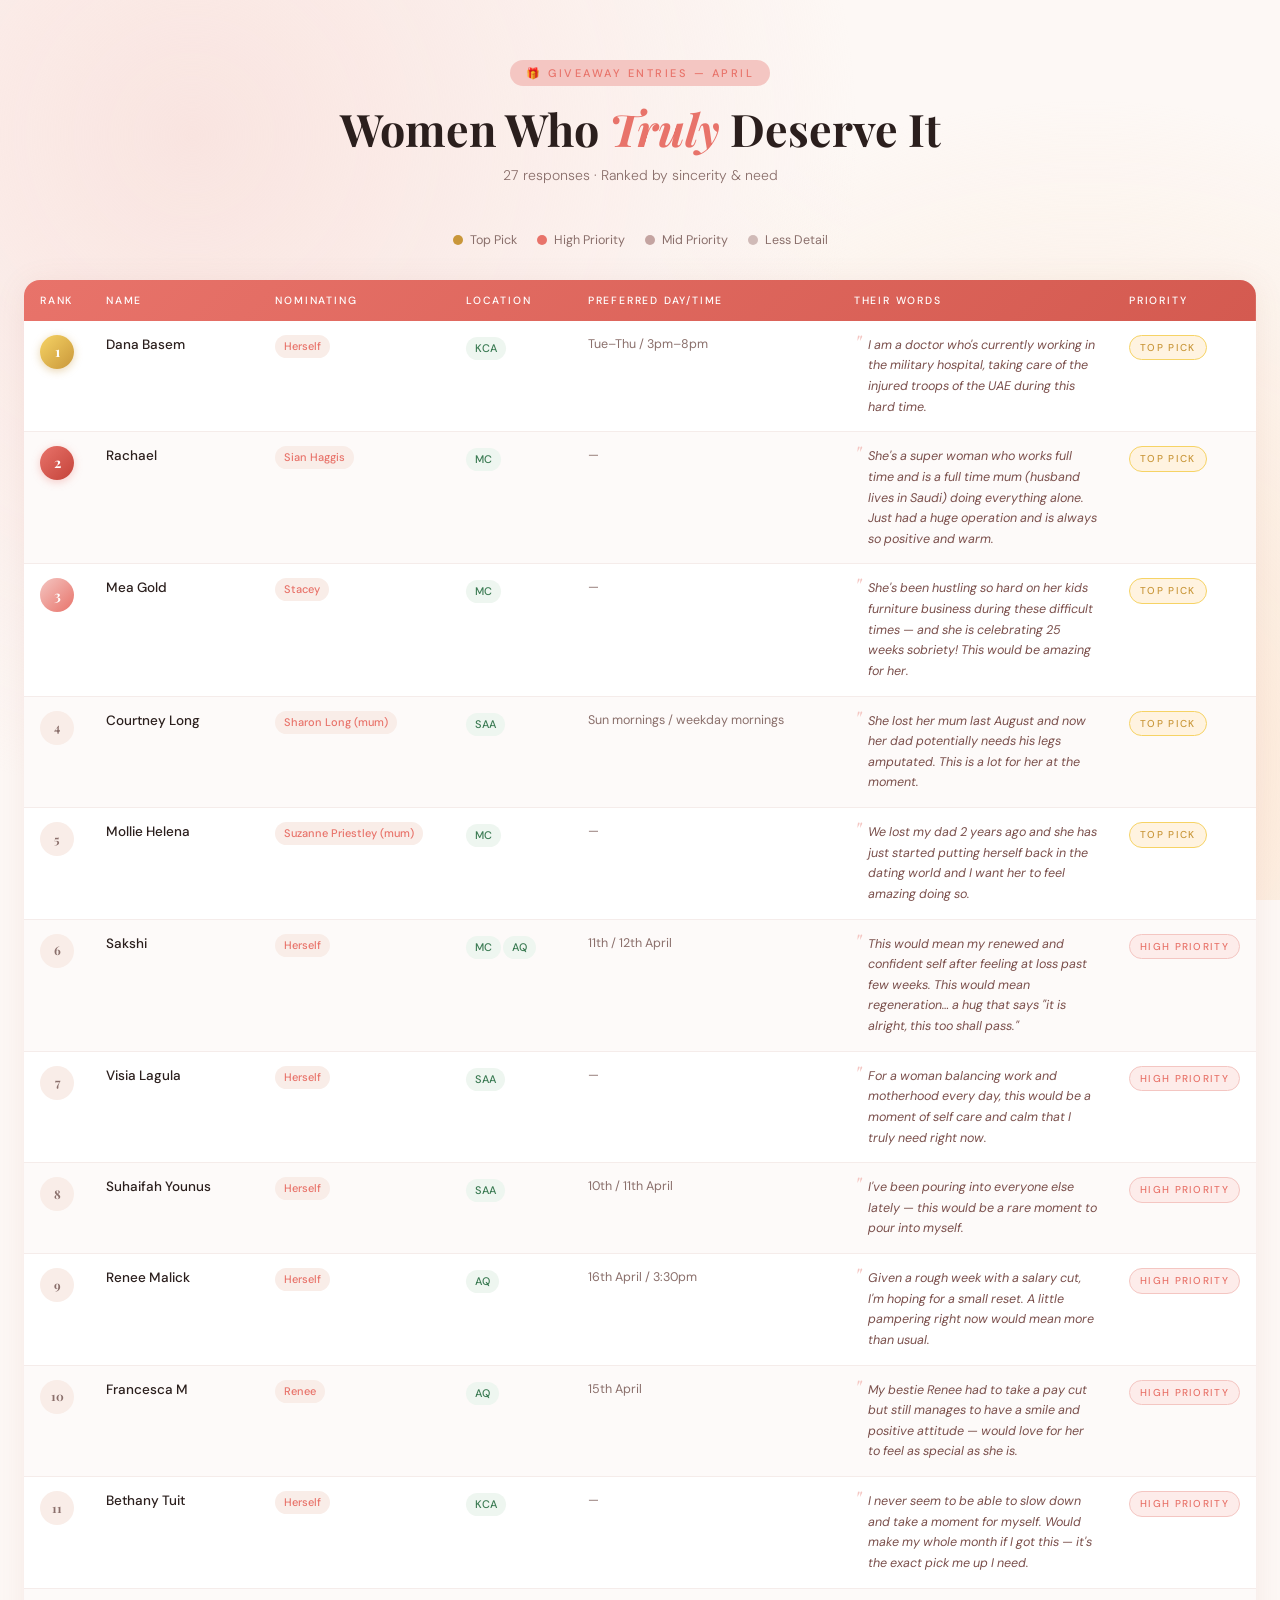
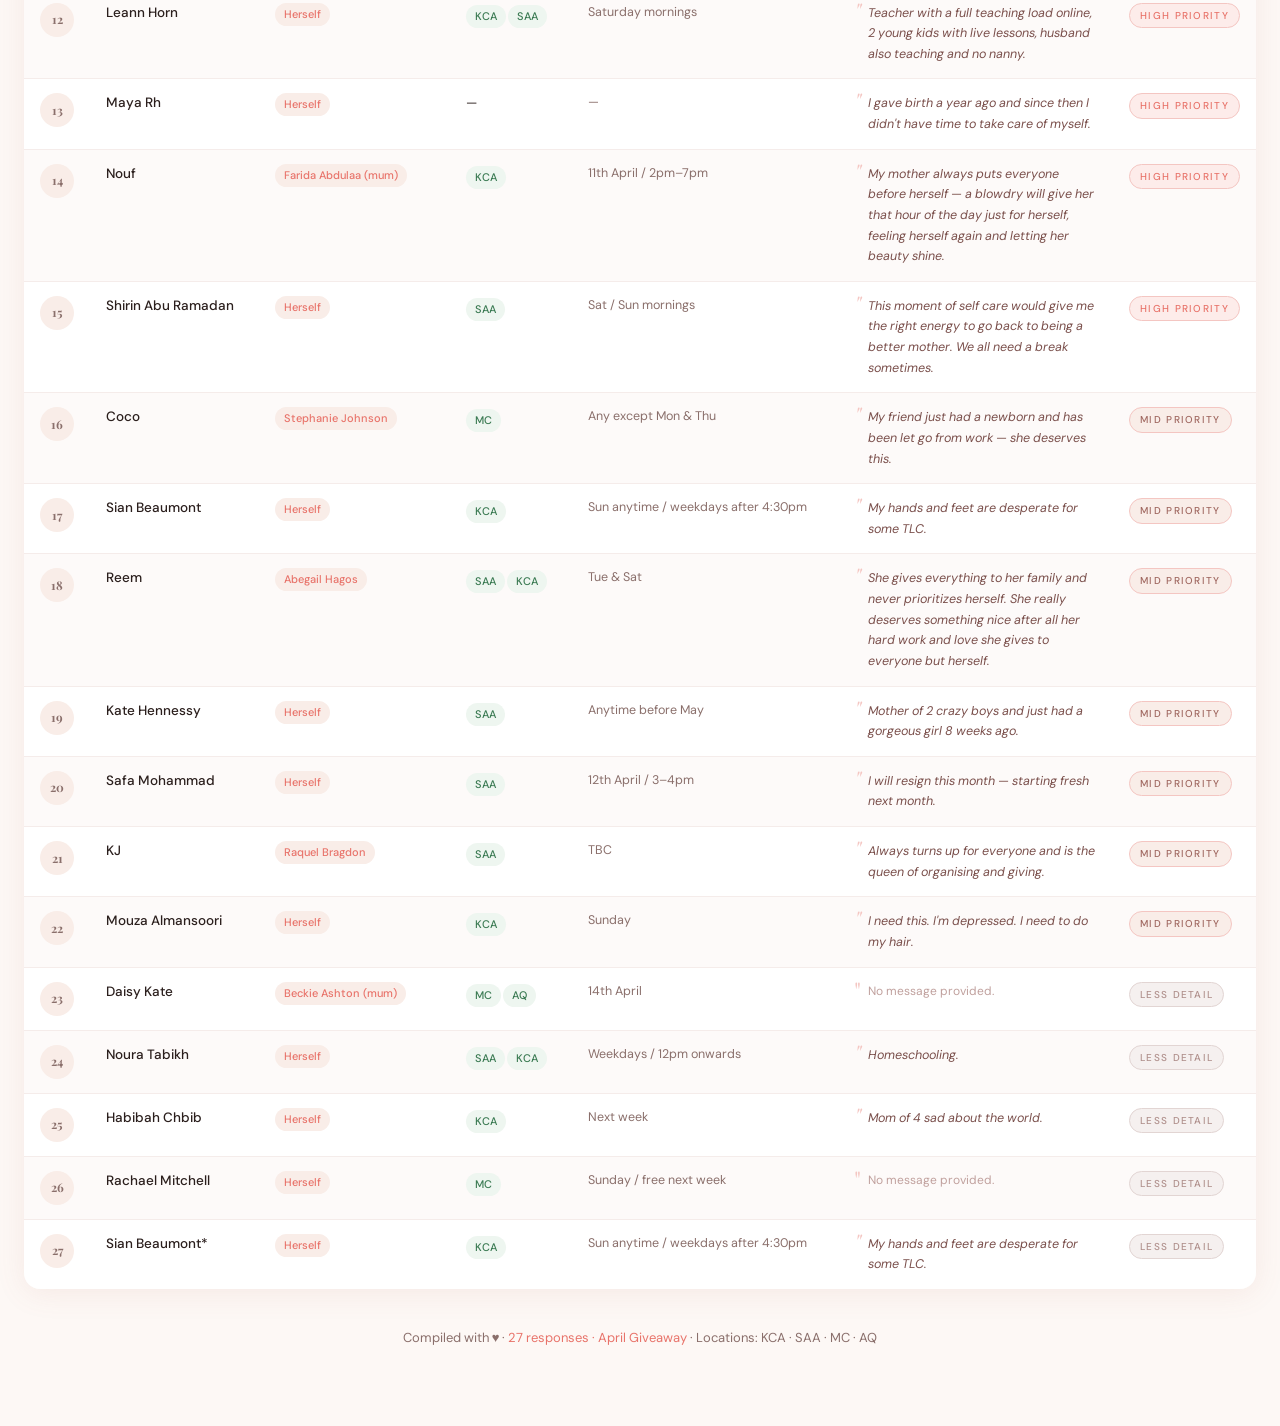
<file: add ons/Giveaway Entries 042026.html>
<!DOCTYPE html>
<html lang="en">
<head>
  <meta charset="UTF-8" />
  <meta name="viewport" content="width=device-width, initial-scale=1.0"/>
  <title>Giveaway Responses — April 2026</title>
  <link href="https://fonts.googleapis.com/css2?family=Playfair+Display:ital,wght@0,700;1,400&family=DM+Sans:wght@300;400;500&display=swap" rel="stylesheet"/>
  <style>
    :root {
      --rose: #e8736a;
      --blush: #f4c6c2;
      --cream: #fdf8f5;
      --warm: #f9ede8;
      --text: #2b1f1d;
      --muted: #8a6f6b;
      --gold: #c9973a;
    }

    * { margin: 0; padding: 0; box-sizing: border-box; }

    body {
      background-color: var(--cream);
      font-family: 'DM Sans', sans-serif;
      color: var(--text);
      min-height: 100vh;
    }

    body::before {
      content: '';
      position: fixed;
      inset: 0;
      background-image: radial-gradient(circle at 15% 15%, #f9e4e0 0%, transparent 50%),
                        radial-gradient(circle at 85% 85%, #fce8d5 0%, transparent 50%);
      z-index: 0;
      pointer-events: none;
    }

    .container {
      position: relative;
      z-index: 1;
      max-width: 1300px;
      margin: 0 auto;
      padding: 60px 24px 80px;
    }

    header { text-align: center; margin-bottom: 48px; animation: fadeDown 0.6s ease both; }

    .tag {
      display: inline-block;
      background: var(--blush);
      color: var(--rose);
      font-size: 11px;
      font-weight: 500;
      letter-spacing: 2.5px;
      text-transform: uppercase;
      padding: 6px 16px;
      border-radius: 20px;
      margin-bottom: 16px;
    }

    header h1 { font-family: 'Playfair Display', serif; font-size: clamp(1.8rem, 4vw, 2.8rem); font-weight: 700; line-height: 1.2; margin-bottom: 10px; }
    header h1 em { color: var(--rose); font-style: italic; }
    header p { color: var(--muted); font-size: 14px; font-weight: 300; }

    .legend { display: flex; gap: 20px; justify-content: center; flex-wrap: wrap; margin-bottom: 32px; animation: fadeUp 0.6s 0.15s ease both; }
    .legend-item { display: flex; align-items: center; gap: 7px; font-size: 12.5px; color: var(--muted); }
    .dot { width: 10px; height: 10px; border-radius: 50%; flex-shrink: 0; }
    .dot-gold  { background: var(--gold); }
    .dot-rose  { background: var(--rose); }
    .dot-blush { background: #c4a4a1; }
    .dot-muted { background: #d0bab7; }

    .table-wrap {
      overflow-x: auto;
      border-radius: 16px;
      box-shadow: 0 4px 30px rgba(180,100,90,0.10);
      animation: fadeUp 0.6s 0.2s ease both;
    }

    table { width: 100%; border-collapse: collapse; background: #fff; font-size: 13px; }
    thead tr { background: linear-gradient(135deg, #e8736a, #d45a50); }
    thead th { color: #fff; font-weight: 500; font-size: 10.5px; letter-spacing: 1.8px; text-transform: uppercase; padding: 14px 16px; text-align: left; white-space: nowrap; }
    tbody tr { border-bottom: 1px solid #f5ecea; transition: background 0.15s; }
    tbody tr:last-child { border-bottom: none; }
    tbody tr:nth-child(even) { background: #fdfaf9; }
    tbody tr:hover { background: #fdf4f3; }
    td { padding: 14px 16px; vertical-align: top; line-height: 1.55; }

    .rank-cell { text-align: center; width: 48px; }
    .rank-badge { display: inline-flex; align-items: center; justify-content: center; width: 34px; height: 34px; border-radius: 50%; font-family: 'Playfair Display', serif; font-weight: 700; font-size: 14px; }
    .r1 { background: linear-gradient(135deg, #f6d365, #c9973a); color: #fff; box-shadow: 0 2px 8px rgba(201,151,58,0.4); }
    .r2 { background: linear-gradient(135deg, #e8736a, #c4433a); color: #fff; box-shadow: 0 2px 8px rgba(232,115,106,0.35); }
    .r3 { background: linear-gradient(135deg, #f4c6c2, #e8736a); color: #fff; }
    .rn { background: var(--warm); color: var(--muted); font-size: 12px; }

    .name-cell { min-width: 130px; }
    .name { font-weight: 500; font-size: 13.5px; margin-bottom: 2px; }

    .nominee-cell { min-width: 110px; }
    .nominee-pill { display: inline-block; background: var(--warm); color: var(--rose); font-size: 11px; font-weight: 500; padding: 3px 9px; border-radius: 20px; }

    .location-cell { min-width: 80px; }
    .location-tag { display: inline-block; background: #eef6f0; color: #3a7a52; font-size: 11px; font-weight: 500; padding: 3px 9px; border-radius: 20px; margin: 2px 2px 2px 0; }

    .day-cell { min-width: 140px; font-size: 12.5px; color: var(--muted); }

    .quote-cell { min-width: 200px; max-width: 260px; }
    .quote { font-style: italic; color: #7a4f4b; font-size: 12.5px; line-height: 1.65; position: relative; padding-left: 14px; }
    .quote::before { content: '"'; position: absolute; left: 0; top: -4px; font-family: 'Playfair Display', serif; font-size: 24px; color: var(--blush); line-height: 1; }
    .quote.empty { font-style: normal; color: #c0a09d; font-size: 12px; }

    .priority-cell { width: 110px; }
    .badge { display: inline-block; font-size: 10px; font-weight: 500; letter-spacing: 1.3px; text-transform: uppercase; padding: 4px 10px; border-radius: 20px; white-space: nowrap; }
    .badge-top  { background: #fff3e0; color: var(--gold);  border: 1px solid #f6d365; }
    .badge-high { background: #fdecea; color: var(--rose);  border: 1px solid var(--blush); }
    .badge-mid  { background: var(--warm); color: #a06860; border: 1px solid #f4c6c2; }
    .badge-low  { background: #f5f0ef; color: #b0908c;     border: 1px solid #e2d5d3; }

    footer { text-align: center; margin-top: 40px; color: var(--muted); font-size: 13px; animation: fadeUp 0.6s 0.5s ease both; }
    footer span { color: var(--rose); }

    @keyframes fadeDown { from { opacity: 0; transform: translateY(-16px); } to { opacity: 1; transform: translateY(0); } }
    @keyframes fadeUp { from { opacity: 0; transform: translateY(16px); } to { opacity: 1; transform: translateY(0); } }
  </style>
</head>
<body>
<div class="container">

  <header>
    <div class="tag">🎁 Giveaway Entries — April</div>
    <h1>Women Who <em>Truly</em> Deserve It</h1>
    <p>27 responses · Ranked by sincerity & need</p>
  </header>

  <div class="legend">
    <div class="legend-item"><div class="dot dot-gold"></div> Top Pick</div>
    <div class="legend-item"><div class="dot dot-rose"></div> High Priority</div>
    <div class="legend-item"><div class="dot dot-blush"></div> Mid Priority</div>
    <div class="legend-item"><div class="dot dot-muted"></div> Less Detail</div>
  </div>

  <div class="table-wrap">
    <table>
      <thead>
        <tr>
          <th>Rank</th>
          <th>Name</th>
          <th>Nominating</th>
          <th>Location</th>
          <th>Preferred Day/Time</th>
          <th>Their Words</th>
          <th>Priority</th>
        </tr>
      </thead>
      <tbody>

        <tr>
          <td class="rank-cell"><div class="rank-badge r1">1</div></td>
          <td class="name-cell"><div class="name">Dana Basem</div></td>
          <td class="nominee-cell"><span class="nominee-pill">Herself</span></td>
          <td class="location-cell"><span class="location-tag">KCA</span></td>
          <td class="day-cell">Tue–Thu / 3pm–8pm</td>
          <td class="quote-cell"><div class="quote">I am a doctor who's currently working in the military hospital, taking care of the injured troops of the UAE during this hard time.</div></td>
          <td class="priority-cell"><span class="badge badge-top">Top Pick</span></td>
        </tr>

        <tr>
          <td class="rank-cell"><div class="rank-badge r2">2</div></td>
          <td class="name-cell"><div class="name">Rachael</div></td>
          <td class="nominee-cell"><span class="nominee-pill">Sian Haggis</span></td>
          <td class="location-cell"><span class="location-tag">MC</span></td>
          <td class="day-cell">—</td>
          <td class="quote-cell"><div class="quote">She's a super woman who works full time and is a full time mum (husband lives in Saudi) doing everything alone. Just had a huge operation and is always so positive and warm.</div></td>
          <td class="priority-cell"><span class="badge badge-top">Top Pick</span></td>
        </tr>

        <tr>
          <td class="rank-cell"><div class="rank-badge r3">3</div></td>
          <td class="name-cell"><div class="name">Mea Gold</div></td>
          <td class="nominee-cell"><span class="nominee-pill">Stacey</span></td>
          <td class="location-cell"><span class="location-tag">MC</span></td>
          <td class="day-cell">—</td>
          <td class="quote-cell"><div class="quote">She's been hustling so hard on her kids furniture business during these difficult times — and she is celebrating 25 weeks sobriety! This would be amazing for her.</div></td>
          <td class="priority-cell"><span class="badge badge-top">Top Pick</span></td>
        </tr>

        <tr>
          <td class="rank-cell"><div class="rank-badge rn">4</div></td>
          <td class="name-cell"><div class="name">Courtney Long</div></td>
          <td class="nominee-cell"><span class="nominee-pill">Sharon Long (mum)</span></td>
          <td class="location-cell"><span class="location-tag">SAA</span></td>
          <td class="day-cell">Sun mornings / weekday mornings</td>
          <td class="quote-cell"><div class="quote">She lost her mum last August and now her dad potentially needs his legs amputated. This is a lot for her at the moment.</div></td>
          <td class="priority-cell"><span class="badge badge-top">Top Pick</span></td>
        </tr>

        <tr>
          <td class="rank-cell"><div class="rank-badge rn">5</div></td>
          <td class="name-cell"><div class="name">Mollie Helena</div></td>
          <td class="nominee-cell"><span class="nominee-pill">Suzanne Priestley (mum)</span></td>
          <td class="location-cell"><span class="location-tag">MC</span></td>
          <td class="day-cell">—</td>
          <td class="quote-cell"><div class="quote">We lost my dad 2 years ago and she has just started putting herself back in the dating world and I want her to feel amazing doing so.</div></td>
          <td class="priority-cell"><span class="badge badge-top">Top Pick</span></td>
        </tr>

        <tr>
          <td class="rank-cell"><div class="rank-badge rn">6</div></td>
          <td class="name-cell"><div class="name">Sakshi</div></td>
          <td class="nominee-cell"><span class="nominee-pill">Herself</span></td>
          <td class="location-cell"><span class="location-tag">MC</span><span class="location-tag">AQ</span></td>
          <td class="day-cell">11th / 12th April</td>
          <td class="quote-cell"><div class="quote">This would mean my renewed and confident self after feeling at loss past few weeks. This would mean regeneration… a hug that says "it is alright, this too shall pass."</div></td>
          <td class="priority-cell"><span class="badge badge-high">High Priority</span></td>
        </tr>

        <tr>
          <td class="rank-cell"><div class="rank-badge rn">7</div></td>
          <td class="name-cell"><div class="name">Visia Lagula</div></td>
          <td class="nominee-cell"><span class="nominee-pill">Herself</span></td>
          <td class="location-cell"><span class="location-tag">SAA</span></td>
          <td class="day-cell">—</td>
          <td class="quote-cell"><div class="quote">For a woman balancing work and motherhood every day, this would be a moment of self care and calm that I truly need right now.</div></td>
          <td class="priority-cell"><span class="badge badge-high">High Priority</span></td>
        </tr>

        <tr>
          <td class="rank-cell"><div class="rank-badge rn">8</div></td>
          <td class="name-cell"><div class="name">Suhaifah Younus</div></td>
          <td class="nominee-cell"><span class="nominee-pill">Herself</span></td>
          <td class="location-cell"><span class="location-tag">SAA</span></td>
          <td class="day-cell">10th / 11th April</td>
          <td class="quote-cell"><div class="quote">I've been pouring into everyone else lately — this would be a rare moment to pour into myself.</div></td>
          <td class="priority-cell"><span class="badge badge-high">High Priority</span></td>
        </tr>

        <tr>
          <td class="rank-cell"><div class="rank-badge rn">9</div></td>
          <td class="name-cell"><div class="name">Renee Malick</div></td>
          <td class="nominee-cell"><span class="nominee-pill">Herself</span></td>
          <td class="location-cell"><span class="location-tag">AQ</span></td>
          <td class="day-cell">16th April / 3:30pm</td>
          <td class="quote-cell"><div class="quote">Given a rough week with a salary cut, I'm hoping for a small reset. A little pampering right now would mean more than usual.</div></td>
          <td class="priority-cell"><span class="badge badge-high">High Priority</span></td>
        </tr>

        <tr>
          <td class="rank-cell"><div class="rank-badge rn">10</div></td>
          <td class="name-cell"><div class="name">Francesca M</div></td>
          <td class="nominee-cell"><span class="nominee-pill">Renee</span></td>
          <td class="location-cell"><span class="location-tag">AQ</span></td>
          <td class="day-cell">15th April</td>
          <td class="quote-cell"><div class="quote">My bestie Renee had to take a pay cut but still manages to have a smile and positive attitude — would love for her to feel as special as she is.</div></td>
          <td class="priority-cell"><span class="badge badge-high">High Priority</span></td>
        </tr>

        <tr>
          <td class="rank-cell"><div class="rank-badge rn">11</div></td>
          <td class="name-cell"><div class="name">Bethany Tuit</div></td>
          <td class="nominee-cell"><span class="nominee-pill">Herself</span></td>
          <td class="location-cell"><span class="location-tag">KCA</span></td>
          <td class="day-cell">—</td>
          <td class="quote-cell"><div class="quote">I never seem to be able to slow down and take a moment for myself. Would make my whole month if I got this — it's the exact pick me up I need.</div></td>
          <td class="priority-cell"><span class="badge badge-high">High Priority</span></td>
        </tr>

        <tr>
          <td class="rank-cell"><div class="rank-badge rn">12</div></td>
          <td class="name-cell"><div class="name">Leann Horn</div></td>
          <td class="nominee-cell"><span class="nominee-pill">Herself</span></td>
          <td class="location-cell"><span class="location-tag">KCA</span><span class="location-tag">SAA</span></td>
          <td class="day-cell">Saturday mornings</td>
          <td class="quote-cell"><div class="quote">Teacher with a full teaching load online, 2 young kids with live lessons, husband also teaching and no nanny.</div></td>
          <td class="priority-cell"><span class="badge badge-high">High Priority</span></td>
        </tr>

        <tr>
          <td class="rank-cell"><div class="rank-badge rn">13</div></td>
          <td class="name-cell"><div class="name">Maya Rh</div></td>
          <td class="nominee-cell"><span class="nominee-pill">Herself</span></td>
          <td class="location-cell">—</td>
          <td class="day-cell">—</td>
          <td class="quote-cell"><div class="quote">I gave birth a year ago and since then I didn't have time to take care of myself.</div></td>
          <td class="priority-cell"><span class="badge badge-high">High Priority</span></td>
        </tr>

        <tr>
          <td class="rank-cell"><div class="rank-badge rn">14</div></td>
          <td class="name-cell"><div class="name">Nouf</div></td>
          <td class="nominee-cell"><span class="nominee-pill">Farida Abdulaa (mum)</span></td>
          <td class="location-cell"><span class="location-tag">KCA</span></td>
          <td class="day-cell">11th April / 2pm–7pm</td>
          <td class="quote-cell"><div class="quote">My mother always puts everyone before herself — a blowdry will give her that hour of the day just for herself, feeling herself again and letting her beauty shine.</div></td>
          <td class="priority-cell"><span class="badge badge-high">High Priority</span></td>
        </tr>

        <tr>
          <td class="rank-cell"><div class="rank-badge rn">15</div></td>
          <td class="name-cell"><div class="name">Shirin Abu Ramadan</div></td>
          <td class="nominee-cell"><span class="nominee-pill">Herself</span></td>
          <td class="location-cell"><span class="location-tag">SAA</span></td>
          <td class="day-cell">Sat / Sun mornings</td>
          <td class="quote-cell"><div class="quote">This moment of self care would give me the right energy to go back to being a better mother. We all need a break sometimes.</div></td>
          <td class="priority-cell"><span class="badge badge-high">High Priority</span></td>
        </tr>

        <tr>
          <td class="rank-cell"><div class="rank-badge rn">16</div></td>
          <td class="name-cell"><div class="name">Coco</div></td>
          <td class="nominee-cell"><span class="nominee-pill">Stephanie Johnson</span></td>
          <td class="location-cell"><span class="location-tag">MC</span></td>
          <td class="day-cell">Any except Mon & Thu</td>
          <td class="quote-cell"><div class="quote">My friend just had a newborn and has been let go from work — she deserves this.</div></td>
          <td class="priority-cell"><span class="badge badge-mid">Mid Priority</span></td>
        </tr>

        <tr>
          <td class="rank-cell"><div class="rank-badge rn">17</div></td>
          <td class="name-cell"><div class="name">Sian Beaumont</div></td>
          <td class="nominee-cell"><span class="nominee-pill">Herself</span></td>
          <td class="location-cell"><span class="location-tag">KCA</span></td>
          <td class="day-cell">Sun anytime / weekdays after 4:30pm</td>
          <td class="quote-cell"><div class="quote">My hands and feet are desperate for some TLC.</div></td>
          <td class="priority-cell"><span class="badge badge-mid">Mid Priority</span></td>
        </tr>

        <tr>
          <td class="rank-cell"><div class="rank-badge rn">18</div></td>
          <td class="name-cell"><div class="name">Reem</div></td>
          <td class="nominee-cell"><span class="nominee-pill">Abegail Hagos</span></td>
          <td class="location-cell"><span class="location-tag">SAA</span><span class="location-tag">KCA</span></td>
          <td class="day-cell">Tue & Sat</td>
          <td class="quote-cell"><div class="quote">She gives everything to her family and never prioritizes herself. She really deserves something nice after all her hard work and love she gives to everyone but herself.</div></td>
          <td class="priority-cell"><span class="badge badge-mid">Mid Priority</span></td>
        </tr>

        <tr>
          <td class="rank-cell"><div class="rank-badge rn">19</div></td>
          <td class="name-cell"><div class="name">Kate Hennessy</div></td>
          <td class="nominee-cell"><span class="nominee-pill">Herself</span></td>
          <td class="location-cell"><span class="location-tag">SAA</span></td>
          <td class="day-cell">Anytime before May</td>
          <td class="quote-cell"><div class="quote">Mother of 2 crazy boys and just had a gorgeous girl 8 weeks ago.</div></td>
          <td class="priority-cell"><span class="badge badge-mid">Mid Priority</span></td>
        </tr>

        <tr>
          <td class="rank-cell"><div class="rank-badge rn">20</div></td>
          <td class="name-cell"><div class="name">Safa Mohammad</div></td>
          <td class="nominee-cell"><span class="nominee-pill">Herself</span></td>
          <td class="location-cell"><span class="location-tag">SAA</span></td>
          <td class="day-cell">12th April / 3–4pm</td>
          <td class="quote-cell"><div class="quote">I will resign this month — starting fresh next month.</div></td>
          <td class="priority-cell"><span class="badge badge-mid">Mid Priority</span></td>
        </tr>

        <tr>
          <td class="rank-cell"><div class="rank-badge rn">21</div></td>
          <td class="name-cell"><div class="name">KJ</div></td>
          <td class="nominee-cell"><span class="nominee-pill">Raquel Bragdon</span></td>
          <td class="location-cell"><span class="location-tag">SAA</span></td>
          <td class="day-cell">TBC</td>
          <td class="quote-cell"><div class="quote">Always turns up for everyone and is the queen of organising and giving.</div></td>
          <td class="priority-cell"><span class="badge badge-mid">Mid Priority</span></td>
        </tr>

        <tr>
          <td class="rank-cell"><div class="rank-badge rn">22</div></td>
          <td class="name-cell"><div class="name">Mouza Almansoori</div></td>
          <td class="nominee-cell"><span class="nominee-pill">Herself</span></td>
          <td class="location-cell"><span class="location-tag">KCA</span></td>
          <td class="day-cell">Sunday</td>
          <td class="quote-cell"><div class="quote">I need this. I'm depressed. I need to do my hair.</div></td>
          <td class="priority-cell"><span class="badge badge-mid">Mid Priority</span></td>
        </tr>

        <tr>
          <td class="rank-cell"><div class="rank-badge rn">23</div></td>
          <td class="name-cell"><div class="name">Daisy Kate</div></td>
          <td class="nominee-cell"><span class="nominee-pill">Beckie Ashton (mum)</span></td>
          <td class="location-cell"><span class="location-tag">MC</span><span class="location-tag">AQ</span></td>
          <td class="day-cell">14th April</td>
          <td class="quote-cell"><div class="quote empty">No message provided.</div></td>
          <td class="priority-cell"><span class="badge badge-low">Less Detail</span></td>
        </tr>

        <tr>
          <td class="rank-cell"><div class="rank-badge rn">24</div></td>
          <td class="name-cell"><div class="name">Noura Tabikh</div></td>
          <td class="nominee-cell"><span class="nominee-pill">Herself</span></td>
          <td class="location-cell"><span class="location-tag">SAA</span><span class="location-tag">KCA</span></td>
          <td class="day-cell">Weekdays / 12pm onwards</td>
          <td class="quote-cell"><div class="quote">Homeschooling.</div></td>
          <td class="priority-cell"><span class="badge badge-low">Less Detail</span></td>
        </tr>

        <tr>
          <td class="rank-cell"><div class="rank-badge rn">25</div></td>
          <td class="name-cell"><div class="name">Habibah Chbib</div></td>
          <td class="nominee-cell"><span class="nominee-pill">Herself</span></td>
          <td class="location-cell"><span class="location-tag">KCA</span></td>
          <td class="day-cell">Next week</td>
          <td class="quote-cell"><div class="quote">Mom of 4 sad about the world.</div></td>
          <td class="priority-cell"><span class="badge badge-low">Less Detail</span></td>
        </tr>

        <tr>
          <td class="rank-cell"><div class="rank-badge rn">26</div></td>
          <td class="name-cell"><div class="name">Rachael Mitchell</div></td>
          <td class="nominee-cell"><span class="nominee-pill">Herself</span></td>
          <td class="location-cell"><span class="location-tag">MC</span></td>
          <td class="day-cell">Sunday / free next week</td>
          <td class="quote-cell"><div class="quote empty">No message provided.</div></td>
          <td class="priority-cell"><span class="badge badge-low">Less Detail</span></td>
        </tr>

        <tr>
          <td class="rank-cell"><div class="rank-badge rn">27</div></td>
          <td class="name-cell"><div class="name">Sian Beaumont*</div></td>
          <td class="nominee-cell"><span class="nominee-pill">Herself</span></td>
          <td class="location-cell"><span class="location-tag">KCA</span></td>
          <td class="day-cell">Sun anytime / weekdays after 4:30pm</td>
          <td class="quote-cell"><div class="quote">My hands and feet are desperate for some TLC.</div></td>
          <td class="priority-cell"><span class="badge badge-low">Less Detail</span></td>
        </tr>

      </tbody>
    </table>
  </div>

  <footer>
    <p>Compiled with ♥ · <span>27 responses · April Giveaway</span> · Locations: KCA · SAA · MC · AQ</p>
  </footer>

</div>
</body>
</html>
</file>
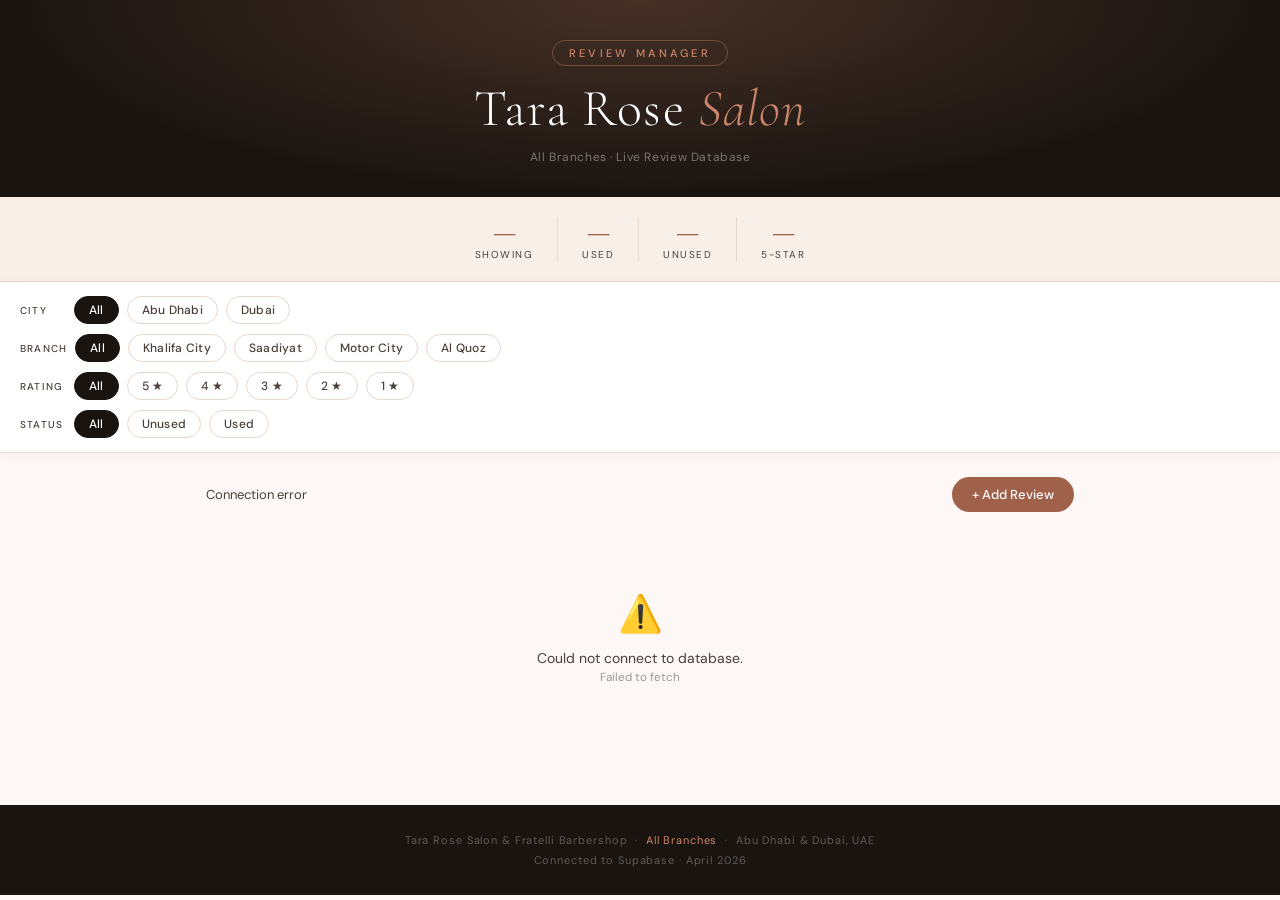
<file: add ons/TRS REVIEWS.html>
<!DOCTYPE html>
<html lang="en">
<head>
<meta charset="UTF-8">
<meta name="viewport" content="width=device-width, initial-scale=1.0">
<title>Tara Rose Salon — Review Manager</title>
<link href="https://fonts.googleapis.com/css2?family=Cormorant+Garamond:ital,wght@0,300;0,400;0,600;1,300;1,400&family=DM+Sans:wght@300;400;500&display=swap" rel="stylesheet">
<style>
:root {
  --rose: #c9856a;
  --rose-light: #f5ebe6;
  --rose-deep: #a0614a;
  --gold: #c4a882;
  --dark: #1a1410;
  --mid: #4a3f38;
  --light: #fdf8f5;
  --cream: #f7efe8;
  --border: #e8d8cc;
}
* { margin: 0; padding: 0; box-sizing: border-box; }
body { font-family: 'DM Sans', sans-serif; background: var(--light); color: var(--dark); min-height: 100vh; }

/* HEADER */
header {
  background: var(--dark);
  padding: 40px 24px 32px;
  text-align: center;
  position: relative;
  overflow: hidden;
}
header::before {
  content: '';
  position: absolute;
  inset: 0;
  background: radial-gradient(ellipse at 50% 0%, rgba(201,133,106,0.25) 0%, transparent 70%);
}
.header-inner { position: relative; z-index: 1; }
.branch-tag {
  display: inline-block;
  font-size: 11px; font-weight: 500; letter-spacing: 0.3em; text-transform: uppercase;
  color: var(--rose); border: 1px solid rgba(201,133,106,0.4);
  padding: 5px 16px; border-radius: 100px; margin-bottom: 14px;
}
header h1 {
  font-family: 'Cormorant Garamond', serif;
  font-size: clamp(28px, 5vw, 52px); font-weight: 300; color: #fff;
  letter-spacing: 0.02em; line-height: 1.1;
}
header h1 em { font-style: italic; color: var(--rose); }
header p { color: rgba(255,255,255,0.4); font-size: 12px; letter-spacing: 0.05em; margin-top: 12px; }

/* STATS */
.stats-bar {
  background: var(--cream); border-bottom: 1px solid var(--border);
  padding: 20px 24px; display: flex; align-items: center;
  justify-content: center; gap: 0; flex-wrap: wrap;
}
.stat { text-align: center; padding: 0 24px; border-right: 1px solid var(--border); }
.stat:last-child { border-right: none; }
.stat-value { font-family: 'Cormorant Garamond', serif; font-size: 28px; font-weight: 600; color: var(--rose-deep); line-height: 1; }
.stat-label { font-size: 10px; letter-spacing: 0.15em; text-transform: uppercase; color: var(--mid); margin-top: 3px; }

/* FILTER BAR */
.filter-bar {
  background: #fff; border-bottom: 1px solid var(--border);
  padding: 14px 20px; display: flex; flex-direction: column; gap: 10px;
  position: sticky; top: 0; z-index: 100;
  box-shadow: 0 2px 12px rgba(0,0,0,0.04);
}
.filter-row { display: flex; align-items: center; gap: 8px; flex-wrap: wrap; }
.filter-label {
  font-size: 10px; font-weight: 500; letter-spacing: 0.12em;
  text-transform: uppercase; color: var(--mid); min-width: 46px;
}
.pill {
  padding: 5px 14px; border-radius: 100px; border: 1.5px solid var(--border);
  background: transparent; font-family: 'DM Sans', sans-serif;
  font-size: 12px; font-weight: 500; color: var(--mid);
  cursor: pointer; transition: all 0.15s; letter-spacing: 0.02em;
}
.pill:hover { border-color: var(--dark); color: var(--dark); }
.pill.active { background: var(--dark); border-color: var(--dark); color: #fff; }
.pill.active-green { background: #166534; border-color: #166534; color: #fff; }
.pill.active-amber { background: #854d0e; border-color: #854d0e; color: #fff; }
.pill.active-red { background: #991b1b; border-color: #991b1b; color: #fff; }
.pill.active-used { background: #166534; border-color: #166534; color: #fff; }
.pill.active-unused { background: #854d0e; border-color: #854d0e; color: #fff; }

/* MAIN */
.main { max-width: 900px; margin: 0 auto; padding: 24px 16px 60px; }
.toolbar { display: flex; justify-content: space-between; align-items: center; margin-bottom: 18px; }
.result-count { font-size: 13px; color: var(--mid); }
.btn-add {
  padding: 9px 20px; border-radius: 100px; background: var(--rose-deep);
  border: none; color: #fff; font-family: 'DM Sans', sans-serif;
  font-size: 13px; font-weight: 500; cursor: pointer;
  display: inline-flex; align-items: center; gap: 6px; transition: background 0.15s;
}
.btn-add:hover { background: #8a5240; }

/* CARDS */
.reviews-list { display: flex; flex-direction: column; gap: 12px; }
.review-card {
  background: #fff; border: 1px solid var(--border); border-radius: 14px;
  padding: 18px 20px; transition: box-shadow 0.2s, transform 0.2s;
  border-left-width: 3px;
}
.review-card:hover { box-shadow: 0 6px 24px rgba(0,0,0,0.07); transform: translateY(-1px); }
.review-card.pos { border-left-color: #81c784; }
.review-card.neu { border-left-color: #ffb74d; }
.review-card.neg { border-left-color: #e57373; }
.card-top { display: flex; align-items: flex-start; gap: 12px; margin-bottom: 10px; }
.avatar {
  width: 38px; height: 38px; border-radius: 50%; flex-shrink: 0;
  display: flex; align-items: center; justify-content: center;
  color: #fff; font-family: 'Cormorant Garamond', serif; font-size: 16px; font-weight: 600;
}
.avatar.pos-av { background: linear-gradient(135deg, var(--rose), var(--gold)); }
.avatar.neg-av { background: linear-gradient(135deg, #e57373, #ef9a9a); }
.card-meta { flex: 1; min-width: 0; }
.meta-top { display: flex; align-items: center; flex-wrap: wrap; gap: 7px; margin-bottom: 3px; }
.reviewer-name { font-weight: 500; font-size: 14px; }
.stars { display: inline-flex; gap: 2px; }
.star { font-size: 12px; }
.star.on { color: #f4b942; }
.star.off { color: #d1d5db; }
.review-date { font-size: 11px; color: #999; }
.branch-pill {
  font-size: 10px; background: var(--rose-light); color: var(--rose-deep);
  border: 1px solid var(--border); padding: 2px 9px; border-radius: 100px; font-weight: 500;
}
.status-badge {
  font-size: 10px; font-weight: 500; padding: 2px 9px; border-radius: 100px;
}
.status-badge.used { background: #dcfce7; color: #166534; border: 1px solid #bbf7d0; }
.status-badge.unused { background: #fef9c3; color: #854d0e; border: 1px solid #fde68a; }
.card-actions { display: flex; gap: 5px; flex-shrink: 0; }
.btn-icon {
  width: 30px; height: 30px; border-radius: 8px; border: 1px solid var(--border);
  background: #fff; cursor: pointer; font-size: 13px;
  display: flex; align-items: center; justify-content: center; transition: all 0.15s;
}
.btn-icon:hover { border-color: #aaa; }
.btn-toggle-used { background: #dcfce7; border-color: #bbf7d0; }
.btn-toggle-unused { background: #fef9c3; border-color: #fde68a; }
.btn-delete { background: #fff5f5; border-color: #fecaca; color: #ef4444; }
.review-text { font-size: 13px; line-height: 1.7; color: #555; }
.stylist-tags { margin-top: 10px; display: flex; flex-wrap: wrap; gap: 5px; }
.stylist-tag {
  font-size: 11px; padding: 3px 10px; background: var(--rose-light);
  color: var(--rose-deep); border-radius: 100px; font-weight: 500;
}

/* EMPTY */
.empty { text-align: center; padding: 60px 0; color: var(--mid); }
.empty-icon { font-size: 36px; margin-bottom: 12px; }

/* MODAL */
.modal-overlay {
  position: fixed; inset: 0; background: rgba(0,0,0,0.45); z-index: 999;
  display: flex; align-items: center; justify-content: center; padding: 16px;
}
.modal {
  background: var(--light); border-radius: 16px; padding: 28px;
  width: 100%; max-width: 540px; max-height: 90vh; overflow-y: auto;
  border: 1px solid var(--border);
}
.modal-header { display: flex; justify-content: space-between; align-items: center; margin-bottom: 22px; }
.modal-title { font-family: 'Cormorant Garamond', serif; font-weight: 400; font-size: 24px; color: var(--dark); }
.btn-close { background: none; border: none; font-size: 22px; cursor: pointer; color: var(--mid); line-height: 1; }
.form-grid { display: flex; flex-direction: column; gap: 14px; }
.form-row { display: grid; grid-template-columns: 1fr 1fr; gap: 12px; }
.form-group { display: flex; flex-direction: column; gap: 5px; }
.form-label {
  font-size: 11px; font-weight: 500; letter-spacing: 0.08em;
  text-transform: uppercase; color: var(--mid);
}
.form-input, .form-select, .form-textarea {
  padding: 8px 12px; border-radius: 8px; border: 1px solid var(--border);
  font-size: 13px; font-family: 'DM Sans', sans-serif;
  background: #fff; color: var(--dark); outline: none;
  transition: border-color 0.15s;
}
.form-input:focus, .form-select:focus, .form-textarea:focus { border-color: var(--rose); }
.form-textarea { min-height: 90px; resize: vertical; }
.modal-footer { display: flex; gap: 10px; margin-top: 22px; }
.btn-cancel {
  flex: 1; padding: 10px 0; border-radius: 100px; border: 1.5px solid var(--border);
  background: transparent; color: var(--mid); font-family: 'DM Sans', sans-serif;
  font-size: 13px; cursor: pointer; transition: all 0.15s;
}
.btn-cancel:hover { border-color: var(--mid); }
.btn-save {
  flex: 2; padding: 10px 0; border-radius: 100px; border: none;
  background: var(--rose-deep); color: #fff; font-family: 'DM Sans', sans-serif;
  font-size: 13px; font-weight: 500; cursor: pointer; transition: background 0.15s;
}
.btn-save:hover { background: #8a5240; }
.btn-delete-confirm {
  flex: 1; padding: 10px 0; border-radius: 100px; border: none;
  background: #dc2626; color: #fff; font-family: 'DM Sans', sans-serif;
  font-size: 13px; font-weight: 500; cursor: pointer;
}

/* TOAST */
.toast {
  position: fixed; bottom: 24px; right: 24px; z-index: 9999;
  background: var(--dark); color: #fff; padding: 12px 20px;
  border-radius: 10px; font-size: 13px; opacity: 0;
  transform: translateY(8px); transition: all 0.25s;
  pointer-events: none;
}
.toast.show { opacity: 1; transform: translateY(0); }
.toast.success { border-left: 3px solid #81c784; }
.toast.error { border-left: 3px solid #e57373; }

/* LOADING */
.loading { text-align: center; padding: 60px; color: var(--mid); font-size: 14px; }

footer {
  background: var(--dark); text-align: center; padding: 28px;
  color: rgba(255,255,255,0.3); font-size: 11px; letter-spacing: 0.08em;
}
footer span { color: var(--rose); }

@media (max-width: 600px) {
  .stats-bar { gap: 0; }
  .stat { padding: 0 14px; }
  .form-row { grid-template-columns: 1fr; }
  .card-actions .btn-icon { width: 26px; height: 26px; font-size: 11px; }
}
</style>
</head>
<body>

<header>
  <div class="header-inner">
    <div class="branch-tag">Review Manager</div>
    <h1>Tara Rose <em>Salon</em></h1>
    <p>All Branches · Live Review Database</p>
  </div>
</header>

<div class="stats-bar">
  <div class="stat"><div class="stat-value" id="stat-total">—</div><div class="stat-label">Showing</div></div>
  <div class="stat"><div class="stat-value" id="stat-used">—</div><div class="stat-label">Used</div></div>
  <div class="stat"><div class="stat-value" id="stat-unused">—</div><div class="stat-label">Unused</div></div>
  <div class="stat"><div class="stat-value" id="stat-five">—</div><div class="stat-label">5-Star</div></div>
</div>

<div class="filter-bar">
  <div class="filter-row">
    <span class="filter-label">City</span>
    <button class="pill active" data-filter="city" data-val="all" onclick="setFilter('city','all',this)">All</button>
    <button class="pill" data-filter="city" data-val="abudhabi" onclick="setFilter('city','abudhabi',this)">Abu Dhabi</button>
    <button class="pill" data-filter="city" data-val="dubai" onclick="setFilter('city','dubai',this)">Dubai</button>
  </div>
  <div class="filter-row" id="branch-row">
    <span class="filter-label">Branch</span>
    <button class="pill active" data-filter="branch" data-val="all" onclick="setFilter('branch','all',this)">All</button>
    <button class="pill" data-filter="branch" data-val="khalifa" onclick="setFilter('branch','khalifa',this)">Khalifa City</button>
    <button class="pill" data-filter="branch" data-val="saadiyat" onclick="setFilter('branch','saadiyat',this)">Saadiyat</button>
    <button class="pill" data-filter="branch" data-val="motorcity" onclick="setFilter('branch','motorcity',this)">Motor City</button>
    <button class="pill" data-filter="branch" data-val="alquoz" onclick="setFilter('branch','alquoz',this)">Al Quoz</button>
  </div>
  <div class="filter-row">
    <span class="filter-label">Rating</span>
    <button class="pill active" data-filter="rating" data-val="all" onclick="setFilter('rating','all',this)">All</button>
    <button class="pill" data-filter="rating" data-val="5" onclick="setFilter('rating','5',this,'active-green')">5 ★</button>
    <button class="pill" data-filter="rating" data-val="4" onclick="setFilter('rating','4',this,'active-green')">4 ★</button>
    <button class="pill" data-filter="rating" data-val="3" onclick="setFilter('rating','3',this,'active-amber')">3 ★</button>
    <button class="pill" data-filter="rating" data-val="2" onclick="setFilter('rating','2',this,'active-red')">2 ★</button>
    <button class="pill" data-filter="rating" data-val="1" onclick="setFilter('rating','1',this,'active-red')">1 ★</button>
  </div>
  <div class="filter-row">
    <span class="filter-label">Status</span>
    <button class="pill active" data-filter="status" data-val="all" onclick="setFilter('status','all',this)">All</button>
    <button class="pill" data-filter="status" data-val="unused" onclick="setFilter('status','unused',this,'active-unused')">Unused</button>
    <button class="pill" data-filter="status" data-val="used" onclick="setFilter('status','used',this,'active-used')">Used</button>
  </div>
</div>

<div class="main">
  <div class="toolbar">
    <span class="result-count" id="result-count">Loading…</span>
    <button class="btn-add" onclick="openAdd()">+ Add Review</button>
  </div>
  <div class="reviews-list" id="reviews-list">
    <div class="loading">Loading reviews…</div>
  </div>
</div>

<footer>
  <p>Tara Rose Salon &amp; Fratelli Barbershop &nbsp;·&nbsp; <span>All Branches</span> &nbsp;·&nbsp; Abu Dhabi &amp; Dubai, UAE</p>
  <p style="margin-top:6px;">Connected to Supabase · April 2026</p>
</footer>

<!-- MODAL -->
<div class="modal-overlay" id="modal-overlay" style="display:none;" onclick="handleOverlayClick(event)">
  <div class="modal" onclick="event.stopPropagation()">
    <div class="modal-header">
      <div class="modal-title" id="modal-title">Add Review</div>
      <button class="btn-close" onclick="closeModal()">×</button>
    </div>
    <div class="form-grid">
      <div class="form-group">
        <label class="form-label">Reviewer Name</label>
        <input class="form-input" id="f-reviewer" placeholder="e.g. Sara A" />
      </div>
      <div class="form-row">
        <div class="form-group">
          <label class="form-label">City</label>
          <select class="form-select" id="f-city" onchange="updateBranchOptions()">
            <option value="abudhabi">Abu Dhabi</option>
            <option value="dubai">Dubai</option>
          </select>
        </div>
        <div class="form-group">
          <label class="form-label">Branch</label>
          <select class="form-select" id="f-branch">
            <option value="khalifa">Khalifa City</option>
            <option value="saadiyat">Saadiyat</option>
          </select>
        </div>
      </div>
      <div class="form-row">
        <div class="form-group">
          <label class="form-label">Rating</label>
          <select class="form-select" id="f-rating">
            <option value="5">5 Stars</option>
            <option value="4">4 Stars</option>
            <option value="3">3 Stars</option>
            <option value="2">2 Stars</option>
            <option value="1">1 Star</option>
          </select>
        </div>
        <div class="form-group">
          <label class="form-label">Status</label>
          <select class="form-select" id="f-status">
            <option value="unused">Unused</option>
            <option value="used">Used</option>
          </select>
        </div>
      </div>
      <div class="form-group">
        <label class="form-label">Date</label>
        <input class="form-input" id="f-date" placeholder="e.g. 3 days ago, a month ago" />
      </div>
      <div class="form-group">
        <label class="form-label">Review Text</label>
        <textarea class="form-textarea" id="f-text" placeholder="Paste the review here…"></textarea>
      </div>
      <div class="form-group">
        <label class="form-label">Stylists (comma-separated)</label>
        <input class="form-input" id="f-stylists" placeholder="e.g. Toni, May, Kylie" />
      </div>
    </div>
    <div class="modal-footer">
      <button class="btn-cancel" onclick="closeModal()">Cancel</button>
      <button class="btn-save" id="btn-save-modal" onclick="saveReview()">Add Review</button>
    </div>
  </div>
</div>

<!-- DELETE CONFIRM MODAL -->
<div class="modal-overlay" id="delete-overlay" style="display:none;" onclick="handleDeleteOverlayClick(event)">
  <div class="modal" style="max-width:360px;text-align:center;" onclick="event.stopPropagation()">
    <div style="font-size:32px;margin-bottom:12px;">🗑</div>
    <h3 style="font-family:'Cormorant Garamond',serif;font-weight:400;font-size:20px;margin:0 0 8px;">Delete this review?</h3>
    <p style="font-size:13px;color:var(--mid);margin:0 0 22px;">This cannot be undone.</p>
    <div style="display:flex;gap:10px;">
      <button class="btn-cancel" onclick="closeDeleteModal()" style="flex:1;">Cancel</button>
      <button class="btn-delete-confirm" onclick="confirmDelete()">Delete</button>
    </div>
  </div>
</div>

<div class="toast" id="toast"></div>

<script>
const SUPABASE_URL = 'https://gcrdhiabrleuyyugowzg.supabase.co';
const SUPABASE_KEY = 'eyJhbGciOiJIUzI1NiIsInR5cCI6IkpXVCJ9.eyJpc3MiOiJzdXBhYmFzZSIsInJlZiI6ImdjcmRoaWFicmxldXl5dWdvd3pnIiwicm9sZSI6ImFub24iLCJpYXQiOjE3NzYwODUyNTIsImV4cCI6MjA5MTY2MTI1Mn0.cV1g6qGHfxSBUp1hoentEj7yKj2EQ2FkcKBjm9Rgnjo';

const BRANCH_LABELS = { khalifa:'Khalifa City', saadiyat:'Saadiyat', motorcity:'Motor City', alquoz:'Al Quoz' };
const CITY_LABELS = { abudhabi:'Abu Dhabi', dubai:'Dubai' };
const CITY_BRANCHES = { abudhabi:['khalifa','saadiyat'], dubai:['motorcity','alquoz'] };

let allReviews = [];
let filters = { city:'all', branch:'all', rating:'all', status:'all' };
let editingId = null;
let deletingId = null;

async function sbFetch(path, opts={}) {
  const headers = { 'apikey': SUPABASE_KEY, 'Authorization': 'Bearer ' + SUPABASE_KEY, 'Content-Type': 'application/json', 'Prefer': 'return=representation', ...opts.headers };
  const res = await fetch(SUPABASE_URL + '/rest/v1/' + path, { ...opts, headers });
  if (!res.ok) {
    const err = await res.text();
    throw new Error(err);
  }
  const text = await res.text();
  return text ? JSON.parse(text) : [];
}

async function loadReviews() {
  try {
    const data = await sbFetch('reviews?order=id.desc');
    allReviews = data;
    renderReviews();
  } catch(e) {
    document.getElementById('reviews-list').innerHTML = `<div class="empty"><div class="empty-icon">⚠️</div><p style="font-size:14px;">Could not connect to database.<br><small style="color:#999;">${e.message}</small></p></div>`;
    document.getElementById('result-count').textContent = 'Connection error';
  }
}

function getFiltered() {
  return allReviews.filter(r => {
    if (filters.city !== 'all' && r.city !== filters.city) return false;
    if (filters.branch !== 'all' && r.branch !== filters.branch) return false;
    if (filters.rating !== 'all' && r.rating !== parseInt(filters.rating)) return false;
    if (filters.status !== 'all' && r.status !== filters.status) return false;
    return true;
  });
}

function renderReviews() {
  const filtered = getFiltered();
  const list = document.getElementById('reviews-list');
  const used = filtered.filter(r => r.status === 'used').length;
  const unused = filtered.filter(r => r.status === 'unused').length;
  const five = filtered.filter(r => r.rating === 5).length;

  document.getElementById('stat-total').textContent = filtered.length;
  document.getElementById('stat-used').textContent = used;
  document.getElementById('stat-unused').textContent = unused;
  document.getElementById('stat-five').textContent = five;
  document.getElementById('result-count').textContent = filtered.length + ' review' + (filtered.length !== 1 ? 's' : '') + ' found';

  if (filtered.length === 0) {
    list.innerHTML = `<div class="empty"><div class="empty-icon">🔍</div><p style="font-size:14px;">No reviews match your filters.</p></div>`;
    return;
  }

  list.innerHTML = filtered.map(r => {
    const ratingClass = r.rating >= 4 ? 'pos' : r.rating === 3 ? 'neu' : 'neg';
    const avatarClass = r.rating <= 2 ? 'neg-av' : 'pos-av';
    const letter = (r.reviewer || '?')[0].toUpperCase();
    const stars = [1,2,3,4,5].map(i => `<span class="star ${i <= r.rating ? 'on' : 'off'}">★</span>`).join('');
    const branchLabel = (CITY_LABELS[r.city] || r.city) + ' · ' + (BRANCH_LABELS[r.branch] || r.branch);
    const stylists = Array.isArray(r.stylists) ? r.stylists : [];
    const stylistTags = stylists.length ? `<div class="stylist-tags">${stylists.map(s=>`<span class="stylist-tag">${s}</span>`).join('')}</div>` : '';
    const toggleIcon = r.status === 'used' ? '✓' : '○';
    const toggleClass = r.status === 'used' ? 'btn-toggle-used' : 'btn-toggle-unused';
    return `
      <div class="review-card ${ratingClass}" id="card-${r.id}">
        <div class="card-top">
          <div class="avatar ${avatarClass}">${letter}</div>
          <div class="card-meta">
            <div class="meta-top">
              <span class="reviewer-name">${escHtml(r.reviewer)}</span>
              <span class="stars">${stars}</span>
              <span class="review-date">${escHtml(r.date||'')}</span>
              <span class="branch-pill">${escHtml(branchLabel)}</span>
              <span class="status-badge ${r.status}">${r.status === 'used' ? 'Used' : 'Unused'}</span>
            </div>
          </div>
          <div class="card-actions">
            <button class="btn-icon ${toggleClass}" title="${r.status === 'used' ? 'Mark unused' : 'Mark used'}" onclick="toggleStatus(${r.id},'${r.status}')">${toggleIcon}</button>
            <button class="btn-icon" title="Edit" onclick="openEdit(${r.id})">✏️</button>
            <button class="btn-icon btn-delete" title="Delete" onclick="openDelete(${r.id})">🗑</button>
          </div>
        </div>
        <div class="review-text">${escHtml(r.text||'')}</div>
        ${stylistTags}
      </div>`;
  }).join('');
}

function escHtml(s) {
  return String(s).replace(/&/g,'&amp;').replace(/</g,'&lt;').replace(/>/g,'&gt;').replace(/"/g,'&quot;');
}

function setFilter(type, val, btn, activeClass) {
  filters[type] = val;
  document.querySelectorAll(`[data-filter="${type}"]`).forEach(b => {
    b.classList.remove('active','active-green','active-amber','active-red','active-used','active-unused');
  });
  btn.classList.add(activeClass || 'active');

  if (type === 'city') {
    updateBranchFilterOptions(val);
    filters.branch = 'all';
    document.querySelectorAll('[data-filter="branch"]').forEach(b => b.classList.remove('active','active-green','active-amber','active-red','active-used','active-unused'));
    document.querySelector('[data-filter="branch"][data-val="all"]').classList.add('active');
  }
  renderReviews();
}

function updateBranchFilterOptions(city) {
  const row = document.getElementById('branch-row');
  const branches = city === 'all'
    ? ['khalifa','saadiyat','motorcity','alquoz']
    : CITY_BRANCHES[city] || [];
  const allBranches = ['khalifa','saadiyat','motorcity','alquoz'];
  allBranches.forEach(b => {
    const btn = row.querySelector(`[data-val="${b}"]`);
    if (btn) btn.style.display = (city === 'all' || branches.includes(b)) ? '' : 'none';
  });
}

function updateBranchOptions() {
  const city = document.getElementById('f-city').value;
  const branchSel = document.getElementById('f-branch');
  const options = CITY_BRANCHES[city] || [];
  branchSel.innerHTML = options.map(b => `<option value="${b}">${BRANCH_LABELS[b]}</option>`).join('');
}

function openAdd() {
  editingId = null;
  document.getElementById('modal-title').textContent = 'Add Review';
  document.getElementById('btn-save-modal').textContent = 'Add Review';
  document.getElementById('f-reviewer').value = '';
  document.getElementById('f-city').value = 'abudhabi';
  updateBranchOptions();
  document.getElementById('f-branch').value = 'khalifa';
  document.getElementById('f-rating').value = '5';
  document.getElementById('f-status').value = 'unused';
  document.getElementById('f-date').value = '';
  document.getElementById('f-text').value = '';
  document.getElementById('f-stylists').value = '';
  document.getElementById('modal-overlay').style.display = 'flex';
}

function openEdit(id) {
  const r = allReviews.find(x => x.id === id);
  if (!r) return;
  editingId = id;
  document.getElementById('modal-title').textContent = 'Edit Review';
  document.getElementById('btn-save-modal').textContent = 'Save Changes';
  document.getElementById('f-reviewer').value = r.reviewer || '';
  document.getElementById('f-city').value = r.city || 'abudhabi';
  updateBranchOptions();
  document.getElementById('f-branch').value = r.branch || 'khalifa';
  document.getElementById('f-rating').value = String(r.rating || 5);
  document.getElementById('f-status').value = r.status || 'unused';
  document.getElementById('f-date').value = r.date || '';
  document.getElementById('f-text').value = r.text || '';
  document.getElementById('f-stylists').value = Array.isArray(r.stylists) ? r.stylists.join(', ') : '';
  document.getElementById('modal-overlay').style.display = 'flex';
}

function closeModal() { document.getElementById('modal-overlay').style.display = 'none'; }
function handleOverlayClick(e) { if (e.target === document.getElementById('modal-overlay')) closeModal(); }

async function saveReview() {
  const reviewer = document.getElementById('f-reviewer').value.trim();
  if (!reviewer) { showToast('Reviewer name is required.','error'); return; }
  const stylists = document.getElementById('f-stylists').value.split(',').map(s=>s.trim()).filter(Boolean);
  const payload = {
    reviewer,
    city: document.getElementById('f-city').value,
    branch: document.getElementById('f-branch').value,
    rating: parseInt(document.getElementById('f-rating').value),
    status: document.getElementById('f-status').value,
    date: document.getElementById('f-date').value.trim(),
    text: document.getElementById('f-text').value.trim(),
    stylists,
  };
  const btn = document.getElementById('btn-save-modal');
  btn.disabled = true; btn.textContent = 'Saving…';
  try {
    if (editingId) {
      const res = await sbFetch(`reviews?id=eq.${editingId}`, { method:'PATCH', body: JSON.stringify(payload) });
      const updated = Array.isArray(res) ? res[0] : res;
      const idx = allReviews.findIndex(r => r.id === editingId);
      if (idx !== -1) allReviews[idx] = { ...allReviews[idx], ...payload };
      showToast('Review updated.','success');
    } else {
      const res = await sbFetch('reviews', { method:'POST', body: JSON.stringify(payload) });
      const created = Array.isArray(res) ? res[0] : res;
      if (created) allReviews.unshift(created);
      showToast('Review added.','success');
    }
    closeModal();
    renderReviews();
  } catch(e) {
    showToast('Error: ' + e.message, 'error');
  } finally {
    btn.disabled = false;
    btn.textContent = editingId ? 'Save Changes' : 'Add Review';
  }
}

async function toggleStatus(id, current) {
  const newStatus = current === 'used' ? 'unused' : 'used';
  try {
    await sbFetch(`reviews?id=eq.${id}`, { method:'PATCH', body: JSON.stringify({ status: newStatus }) });
    const idx = allReviews.findIndex(r => r.id === id);
    if (idx !== -1) allReviews[idx].status = newStatus;
    renderReviews();
    showToast(`Marked as ${newStatus}.`, 'success');
  } catch(e) {
    showToast('Error: ' + e.message, 'error');
  }
}

function openDelete(id) { deletingId = id; document.getElementById('delete-overlay').style.display = 'flex'; }
function closeDeleteModal() { document.getElementById('delete-overlay').style.display = 'none'; deletingId = null; }
function handleDeleteOverlayClick(e) { if (e.target === document.getElementById('delete-overlay')) closeDeleteModal(); }

async function confirmDelete() {
  if (!deletingId) return;
  try {
    await sbFetch(`reviews?id=eq.${deletingId}`, { method:'DELETE' });
    allReviews = allReviews.filter(r => r.id !== deletingId);
    closeDeleteModal();
    renderReviews();
    showToast('Review deleted.', 'success');
  } catch(e) {
    showToast('Error: ' + e.message, 'error');
  }
}

let toastTimer;
function showToast(msg, type='success') {
  const t = document.getElementById('toast');
  t.textContent = msg;
  t.className = 'toast ' + type + ' show';
  clearTimeout(toastTimer);
  toastTimer = setTimeout(() => t.classList.remove('show'), 3000);
}

loadReviews();
</script>
</body>
</html>
</file>
